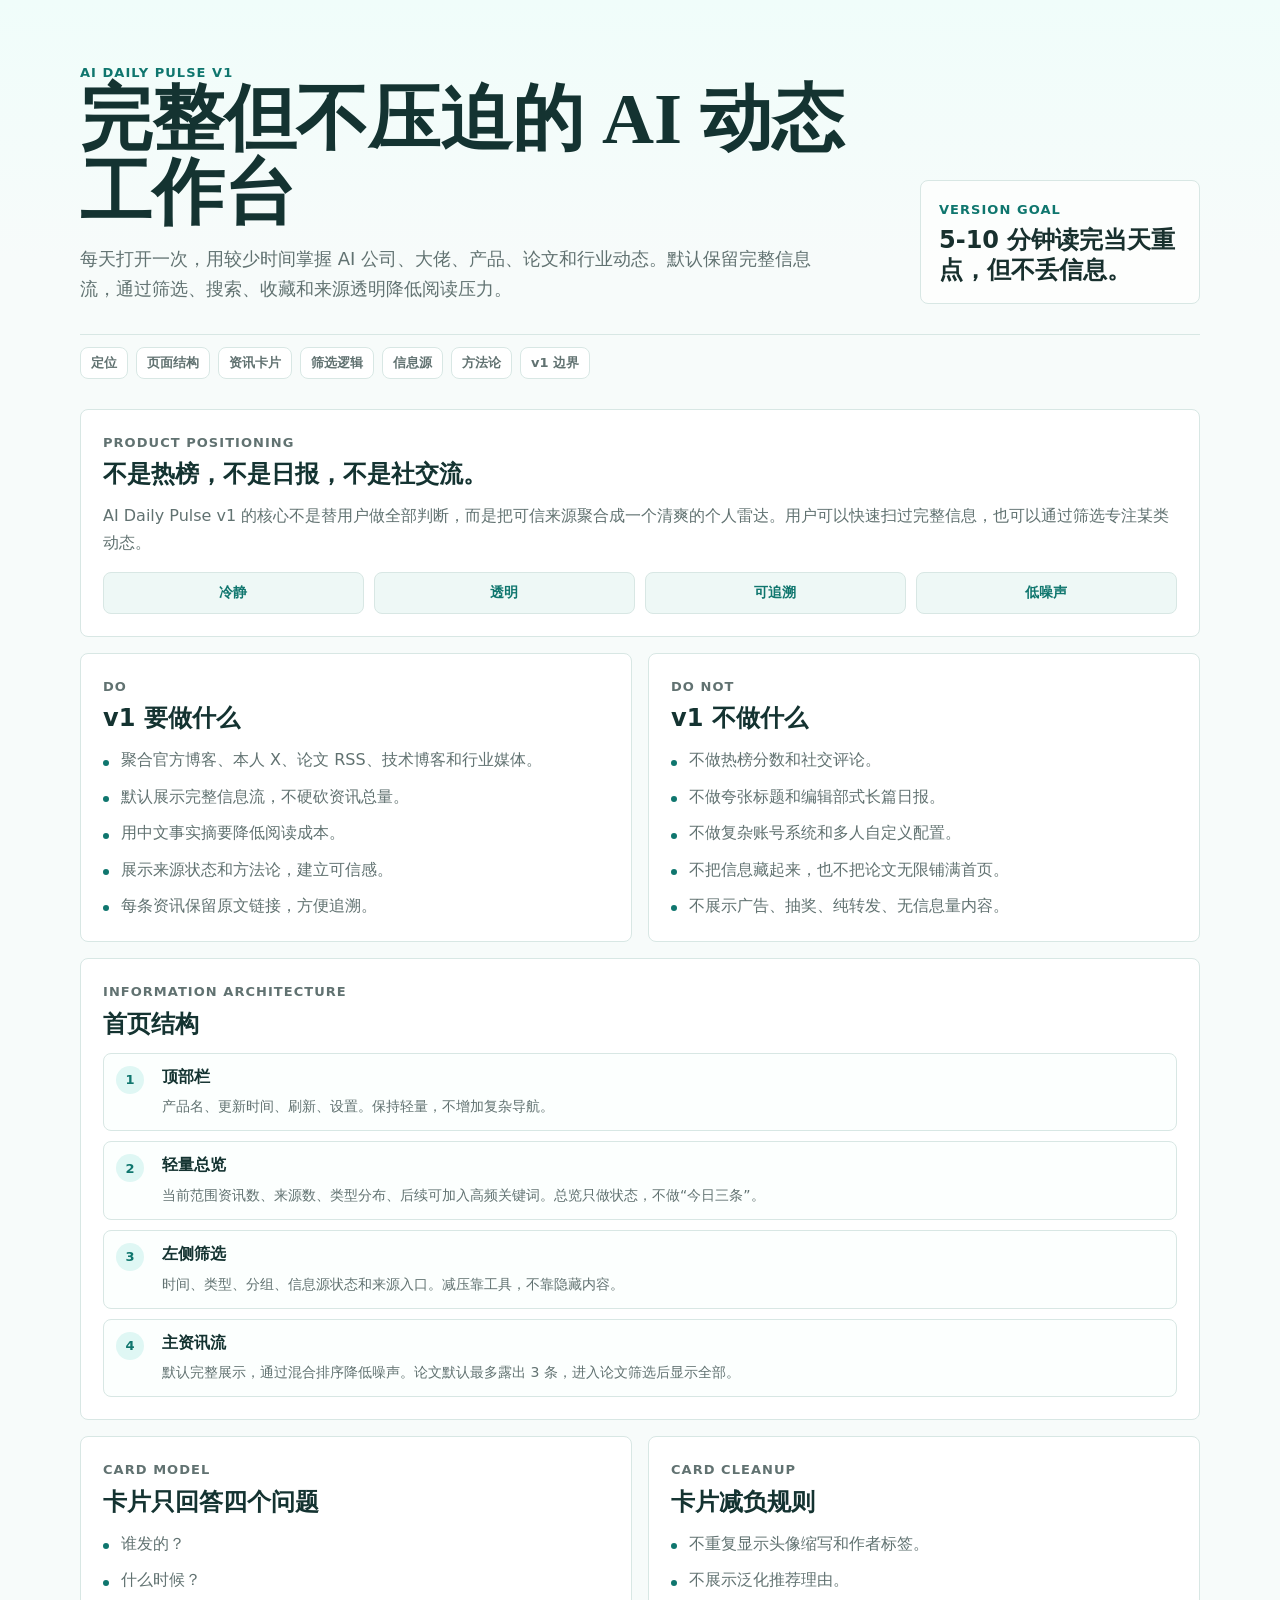
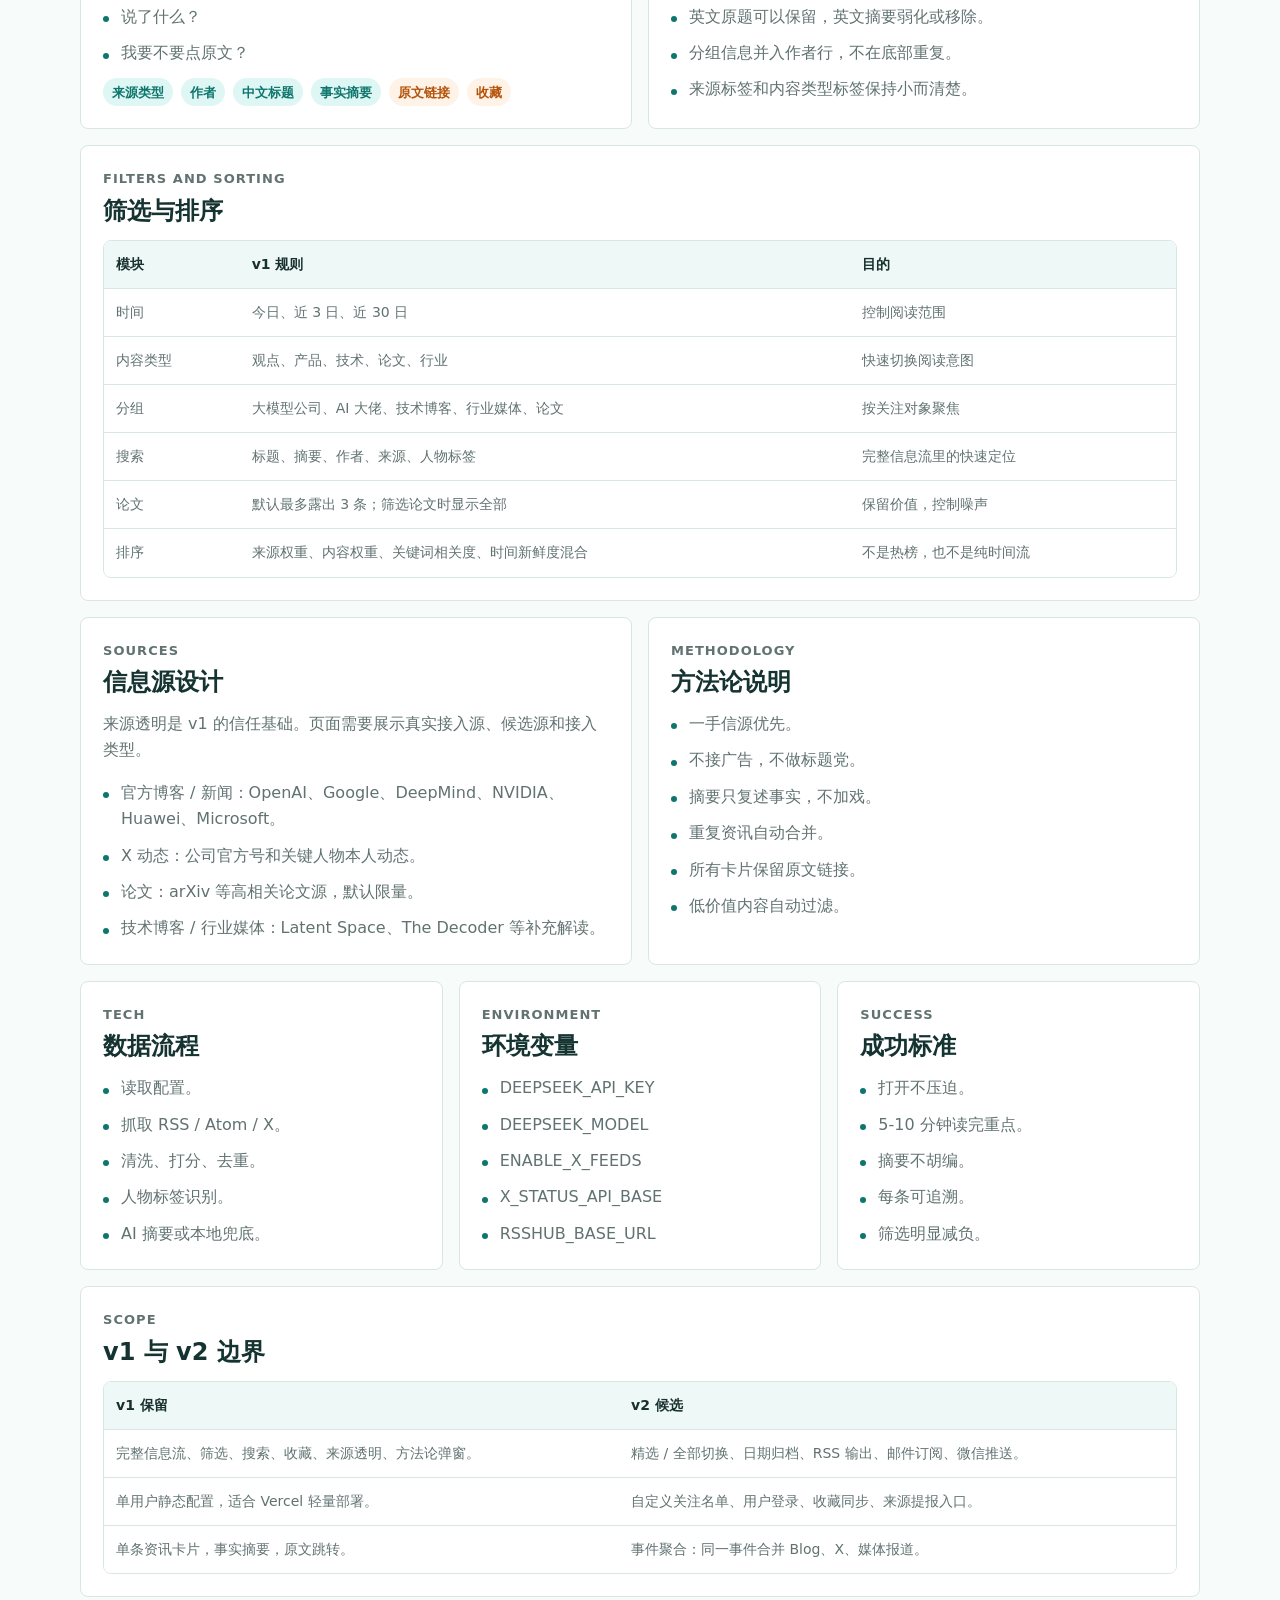
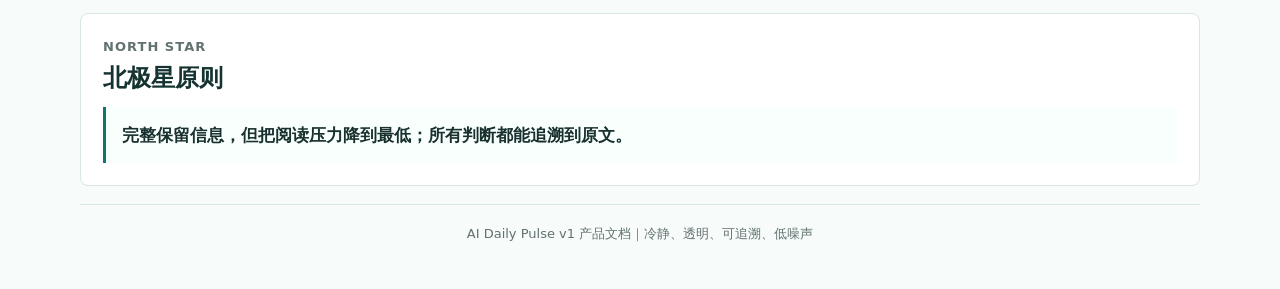
<file: v1.html>
<!doctype html>
<html lang="zh-CN">
<head>
  <meta charset="utf-8">
  <meta name="viewport" content="width=device-width, initial-scale=1">
  <title>AI Daily Pulse v1 产品文档</title>
  <style>
    :root {
      color-scheme: light;
      --bg: #f7fbfa;
      --panel: #ffffff;
      --panel-soft: #eef8f6;
      --text: #143331;
      --muted: #617271;
      --line: #d8e7e4;
      --green: #0f766e;
      --green-soft: #dff7f4;
      --orange: #f97316;
      --orange-soft: #fff3e8;
      --ink: #18302e;
      --radius: 8px;
      font-family: Roboto, Inter, ui-sans-serif, system-ui, -apple-system, BlinkMacSystemFont, "Segoe UI", "PingFang SC", "Hiragino Sans GB", "Microsoft YaHei", sans-serif;
    }

    * {
      box-sizing: border-box;
    }

    body {
      margin: 0;
      min-width: 320px;
      background:
        linear-gradient(180deg, #f0fdfa 0, var(--bg) 260px),
        var(--bg);
      color: var(--text);
      line-height: 1.65;
      letter-spacing: 0;
    }

    a {
      color: inherit;
    }

    .page {
      width: min(1120px, calc(100% - 32px));
      margin: 0 auto;
      padding: 34px 0 44px;
    }

    .hero {
      display: grid;
      grid-template-columns: minmax(0, 1fr) 280px;
      gap: 28px;
      align-items: end;
      padding: 28px 0 30px;
      border-bottom: 1px solid var(--line);
    }

    .eyebrow,
    .section-kicker,
    .meta-label {
      margin: 0;
      color: var(--green);
      font-size: 13px;
      font-weight: 800;
      letter-spacing: 0.08em;
      text-transform: uppercase;
    }

    h1,
    h2,
    h3,
    p {
      margin-top: 0;
    }

    h1 {
      margin-bottom: 14px;
      font-family: Georgia, "Times New Roman", "Songti SC", serif;
      font-size: clamp(36px, 7vw, 72px);
      line-height: 1.02;
      letter-spacing: 0;
    }

    .hero-copy {
      max-width: 760px;
      margin: 0;
      color: var(--muted);
      font-size: 18px;
    }

    .hero-panel {
      padding: 18px;
      border: 1px solid var(--line);
      border-radius: var(--radius);
      background: rgba(255, 255, 255, 0.74);
    }

    .hero-panel strong {
      display: block;
      margin-top: 4px;
      color: var(--ink);
      font-size: 24px;
      line-height: 1.25;
    }

    .nav-strip {
      position: sticky;
      top: 0;
      z-index: 5;
      display: flex;
      gap: 8px;
      flex-wrap: wrap;
      padding: 12px 0;
      background: rgba(247, 251, 250, 0.92);
      backdrop-filter: blur(12px);
    }

    .nav-strip a {
      display: inline-flex;
      align-items: center;
      min-height: 32px;
      padding: 0 10px;
      border: 1px solid var(--line);
      border-radius: var(--radius);
      background: var(--panel);
      color: var(--muted);
      font-size: 13px;
      font-weight: 700;
      text-decoration: none;
    }

    .grid {
      display: grid;
      grid-template-columns: repeat(12, 1fr);
      gap: 16px;
      margin-top: 18px;
    }

    .section {
      grid-column: span 12;
      padding: 22px;
      border: 1px solid var(--line);
      border-radius: var(--radius);
      background: var(--panel);
    }

    .half {
      grid-column: span 6;
    }

    .third {
      grid-column: span 4;
    }

    .section h2 {
      margin: 6px 0 14px;
      font-size: 24px;
      line-height: 1.25;
      letter-spacing: 0;
    }

    .section h3 {
      margin: 0 0 8px;
      font-size: 16px;
      line-height: 1.35;
    }

    .section p {
      color: var(--muted);
    }

    .principles {
      display: grid;
      grid-template-columns: repeat(4, 1fr);
      gap: 10px;
      margin-top: 14px;
    }

    .pill {
      min-height: 42px;
      display: flex;
      align-items: center;
      justify-content: center;
      padding: 8px 10px;
      border: 1px solid var(--line);
      border-radius: var(--radius);
      background: var(--panel-soft);
      color: var(--green);
      font-size: 14px;
      font-weight: 800;
      text-align: center;
    }

    .list {
      display: grid;
      gap: 10px;
      margin: 0;
      padding: 0;
      list-style: none;
    }

    .list li {
      position: relative;
      padding-left: 18px;
      color: var(--muted);
    }

    .list li::before {
      content: "";
      position: absolute;
      left: 0;
      top: 0.78em;
      width: 6px;
      height: 6px;
      border-radius: 50%;
      background: var(--green);
    }

    .flow {
      display: grid;
      gap: 10px;
      margin-top: 10px;
    }

    .flow-step {
      display: grid;
      grid-template-columns: 36px minmax(0, 1fr);
      gap: 10px;
      align-items: start;
      padding: 12px;
      border: 1px solid var(--line);
      border-radius: var(--radius);
      background: #fcfffe;
    }

    .num {
      width: 28px;
      height: 28px;
      display: grid;
      place-items: center;
      border-radius: 50%;
      background: var(--green-soft);
      color: var(--green);
      font-size: 13px;
      font-weight: 800;
    }

    .flow-step p {
      margin: 2px 0 0;
      font-size: 14px;
    }

    .table-wrap {
      overflow-x: auto;
      border: 1px solid var(--line);
      border-radius: var(--radius);
    }

    table {
      width: 100%;
      min-width: 680px;
      border-collapse: collapse;
      background: #fff;
    }

    th,
    td {
      padding: 12px;
      border-bottom: 1px solid var(--line);
      text-align: left;
      vertical-align: top;
      font-size: 14px;
    }

    th {
      background: var(--panel-soft);
      color: var(--ink);
      font-weight: 800;
    }

    tr:last-child td {
      border-bottom: 0;
    }

    td {
      color: var(--muted);
    }

    .tag-row {
      display: flex;
      gap: 8px;
      flex-wrap: wrap;
      margin-top: 12px;
    }

    .tag {
      display: inline-flex;
      align-items: center;
      min-height: 28px;
      padding: 0 9px;
      border-radius: 999px;
      background: var(--green-soft);
      color: var(--green);
      font-size: 13px;
      font-weight: 800;
    }

    .tag.orange {
      background: var(--orange-soft);
      color: #b45309;
    }

    .quote {
      margin: 0;
      padding: 14px 16px;
      border-left: 3px solid var(--green);
      background: #f8fffd;
      color: var(--ink);
      font-size: 17px;
      font-weight: 700;
    }

    .footer {
      margin-top: 18px;
      padding-top: 18px;
      border-top: 1px solid var(--line);
      color: var(--muted);
      font-size: 13px;
      text-align: center;
    }

    @media (max-width: 820px) {
      .page {
        width: min(100% - 24px, 680px);
        padding-top: 20px;
      }

      .hero {
        grid-template-columns: 1fr;
      }

      .half,
      .third {
        grid-column: span 12;
      }

      .principles {
        grid-template-columns: repeat(2, 1fr);
      }
    }
  </style>
</head>
<body>
  <main class="page">
    <header class="hero">
      <div>
        <p class="eyebrow">AI Daily Pulse v1</p>
        <h1>完整但不压迫的 AI 动态工作台</h1>
        <p class="hero-copy">每天打开一次，用较少时间掌握 AI 公司、大佬、产品、论文和行业动态。默认保留完整信息流，通过筛选、搜索、收藏和来源透明降低阅读压力。</p>
      </div>
      <aside class="hero-panel" aria-label="版本目标">
        <p class="meta-label">Version Goal</p>
        <strong>5-10 分钟读完当天重点，但不丢信息。</strong>
      </aside>
    </header>

    <nav class="nav-strip" aria-label="文档导航">
      <a href="#position">定位</a>
      <a href="#structure">页面结构</a>
      <a href="#card">资讯卡片</a>
      <a href="#filters">筛选逻辑</a>
      <a href="#sources">信息源</a>
      <a href="#method">方法论</a>
      <a href="#scope">v1 边界</a>
    </nav>

    <div class="grid">
      <section id="position" class="section">
        <p class="section-kicker">Product Positioning</p>
        <h2>不是热榜，不是日报，不是社交流。</h2>
        <p>AI Daily Pulse v1 的核心不是替用户做全部判断，而是把可信来源聚合成一个清爽的个人雷达。用户可以快速扫过完整信息，也可以通过筛选专注某类动态。</p>
        <div class="principles">
          <div class="pill">冷静</div>
          <div class="pill">透明</div>
          <div class="pill">可追溯</div>
          <div class="pill">低噪声</div>
        </div>
      </section>

      <section class="section half">
        <p class="section-kicker">Do</p>
        <h2>v1 要做什么</h2>
        <ul class="list">
          <li>聚合官方博客、本人 X、论文 RSS、技术博客和行业媒体。</li>
          <li>默认展示完整信息流，不硬砍资讯总量。</li>
          <li>用中文事实摘要降低阅读成本。</li>
          <li>展示来源状态和方法论，建立可信感。</li>
          <li>每条资讯保留原文链接，方便追溯。</li>
        </ul>
      </section>

      <section class="section half">
        <p class="section-kicker">Do Not</p>
        <h2>v1 不做什么</h2>
        <ul class="list">
          <li>不做热榜分数和社交评论。</li>
          <li>不做夸张标题和编辑部式长篇日报。</li>
          <li>不做复杂账号系统和多人自定义配置。</li>
          <li>不把信息藏起来，也不把论文无限铺满首页。</li>
          <li>不展示广告、抽奖、纯转发、无信息量内容。</li>
        </ul>
      </section>

      <section id="structure" class="section">
        <p class="section-kicker">Information Architecture</p>
        <h2>首页结构</h2>
        <div class="flow">
          <div class="flow-step">
            <span class="num">1</span>
            <div>
              <h3>顶部栏</h3>
              <p>产品名、更新时间、刷新、设置。保持轻量，不增加复杂导航。</p>
            </div>
          </div>
          <div class="flow-step">
            <span class="num">2</span>
            <div>
              <h3>轻量总览</h3>
              <p>当前范围资讯数、来源数、类型分布、后续可加入高频关键词。总览只做状态，不做“今日三条”。</p>
            </div>
          </div>
          <div class="flow-step">
            <span class="num">3</span>
            <div>
              <h3>左侧筛选</h3>
              <p>时间、类型、分组、信息源状态和来源入口。减压靠工具，不靠隐藏内容。</p>
            </div>
          </div>
          <div class="flow-step">
            <span class="num">4</span>
            <div>
              <h3>主资讯流</h3>
              <p>默认完整展示，通过混合排序降低噪声。论文默认最多露出 3 条，进入论文筛选后显示全部。</p>
            </div>
          </div>
        </div>
      </section>

      <section id="card" class="section half">
        <p class="section-kicker">Card Model</p>
        <h2>卡片只回答四个问题</h2>
        <ul class="list">
          <li>谁发的？</li>
          <li>什么时候？</li>
          <li>说了什么？</li>
          <li>我要不要点原文？</li>
        </ul>
        <div class="tag-row">
          <span class="tag">来源类型</span>
          <span class="tag">作者</span>
          <span class="tag">中文标题</span>
          <span class="tag">事实摘要</span>
          <span class="tag orange">原文链接</span>
          <span class="tag orange">收藏</span>
        </div>
      </section>

      <section class="section half">
        <p class="section-kicker">Card Cleanup</p>
        <h2>卡片减负规则</h2>
        <ul class="list">
          <li>不重复显示头像缩写和作者标签。</li>
          <li>不展示泛化推荐理由。</li>
          <li>英文原题可以保留，英文摘要弱化或移除。</li>
          <li>分组信息并入作者行，不在底部重复。</li>
          <li>来源标签和内容类型标签保持小而清楚。</li>
        </ul>
      </section>

      <section id="filters" class="section">
        <p class="section-kicker">Filters And Sorting</p>
        <h2>筛选与排序</h2>
        <div class="table-wrap">
          <table>
            <thead>
              <tr>
                <th>模块</th>
                <th>v1 规则</th>
                <th>目的</th>
              </tr>
            </thead>
            <tbody>
              <tr>
                <td>时间</td>
                <td>今日、近 3 日、近 30 日</td>
                <td>控制阅读范围</td>
              </tr>
              <tr>
                <td>内容类型</td>
                <td>观点、产品、技术、论文、行业</td>
                <td>快速切换阅读意图</td>
              </tr>
              <tr>
                <td>分组</td>
                <td>大模型公司、AI 大佬、技术博客、行业媒体、论文</td>
                <td>按关注对象聚焦</td>
              </tr>
              <tr>
                <td>搜索</td>
                <td>标题、摘要、作者、来源、人物标签</td>
                <td>完整信息流里的快速定位</td>
              </tr>
              <tr>
                <td>论文</td>
                <td>默认最多露出 3 条；筛选论文时显示全部</td>
                <td>保留价值，控制噪声</td>
              </tr>
              <tr>
                <td>排序</td>
                <td>来源权重、内容权重、关键词相关度、时间新鲜度混合</td>
                <td>不是热榜，也不是纯时间流</td>
              </tr>
            </tbody>
          </table>
        </div>
      </section>

      <section id="sources" class="section half">
        <p class="section-kicker">Sources</p>
        <h2>信息源设计</h2>
        <p>来源透明是 v1 的信任基础。页面需要展示真实接入源、候选源和接入类型。</p>
        <ul class="list">
          <li>官方博客 / 新闻：OpenAI、Google、DeepMind、NVIDIA、Huawei、Microsoft。</li>
          <li>X 动态：公司官方号和关键人物本人动态。</li>
          <li>论文：arXiv 等高相关论文源，默认限量。</li>
          <li>技术博客 / 行业媒体：Latent Space、The Decoder 等补充解读。</li>
        </ul>
      </section>

      <section id="method" class="section half">
        <p class="section-kicker">Methodology</p>
        <h2>方法论说明</h2>
        <ul class="list">
          <li>一手信源优先。</li>
          <li>不接广告，不做标题党。</li>
          <li>摘要只复述事实，不加戏。</li>
          <li>重复资讯自动合并。</li>
          <li>所有卡片保留原文链接。</li>
          <li>低价值内容自动过滤。</li>
        </ul>
      </section>

      <section class="section third">
        <p class="section-kicker">Tech</p>
        <h2>数据流程</h2>
        <ul class="list">
          <li>读取配置。</li>
          <li>抓取 RSS / Atom / X。</li>
          <li>清洗、打分、去重。</li>
          <li>人物标签识别。</li>
          <li>AI 摘要或本地兜底。</li>
        </ul>
      </section>

      <section class="section third">
        <p class="section-kicker">Environment</p>
        <h2>环境变量</h2>
        <ul class="list">
          <li>DEEPSEEK_API_KEY</li>
          <li>DEEPSEEK_MODEL</li>
          <li>ENABLE_X_FEEDS</li>
          <li>X_STATUS_API_BASE</li>
          <li>RSSHUB_BASE_URL</li>
        </ul>
      </section>

      <section class="section third">
        <p class="section-kicker">Success</p>
        <h2>成功标准</h2>
        <ul class="list">
          <li>打开不压迫。</li>
          <li>5-10 分钟读完重点。</li>
          <li>摘要不胡编。</li>
          <li>每条可追溯。</li>
          <li>筛选明显减负。</li>
        </ul>
      </section>

      <section id="scope" class="section">
        <p class="section-kicker">Scope</p>
        <h2>v1 与 v2 边界</h2>
        <div class="table-wrap">
          <table>
            <thead>
              <tr>
                <th>v1 保留</th>
                <th>v2 候选</th>
              </tr>
            </thead>
            <tbody>
              <tr>
                <td>完整信息流、筛选、搜索、收藏、来源透明、方法论弹窗。</td>
                <td>精选 / 全部切换、日期归档、RSS 输出、邮件订阅、微信推送。</td>
              </tr>
              <tr>
                <td>单用户静态配置，适合 Vercel 轻量部署。</td>
                <td>自定义关注名单、用户登录、收藏同步、来源提报入口。</td>
              </tr>
              <tr>
                <td>单条资讯卡片，事实摘要，原文跳转。</td>
                <td>事件聚合：同一事件合并 Blog、X、媒体报道。</td>
              </tr>
            </tbody>
          </table>
        </div>
      </section>

      <section class="section">
        <p class="section-kicker">North Star</p>
        <h2>北极星原则</h2>
        <blockquote class="quote">完整保留信息，但把阅读压力降到最低；所有判断都能追溯到原文。</blockquote>
      </section>
    </div>

    <footer class="footer">
      AI Daily Pulse v1 产品文档｜冷静、透明、可追溯、低噪声
    </footer>
  </main>
</body>
</html>
</file>
